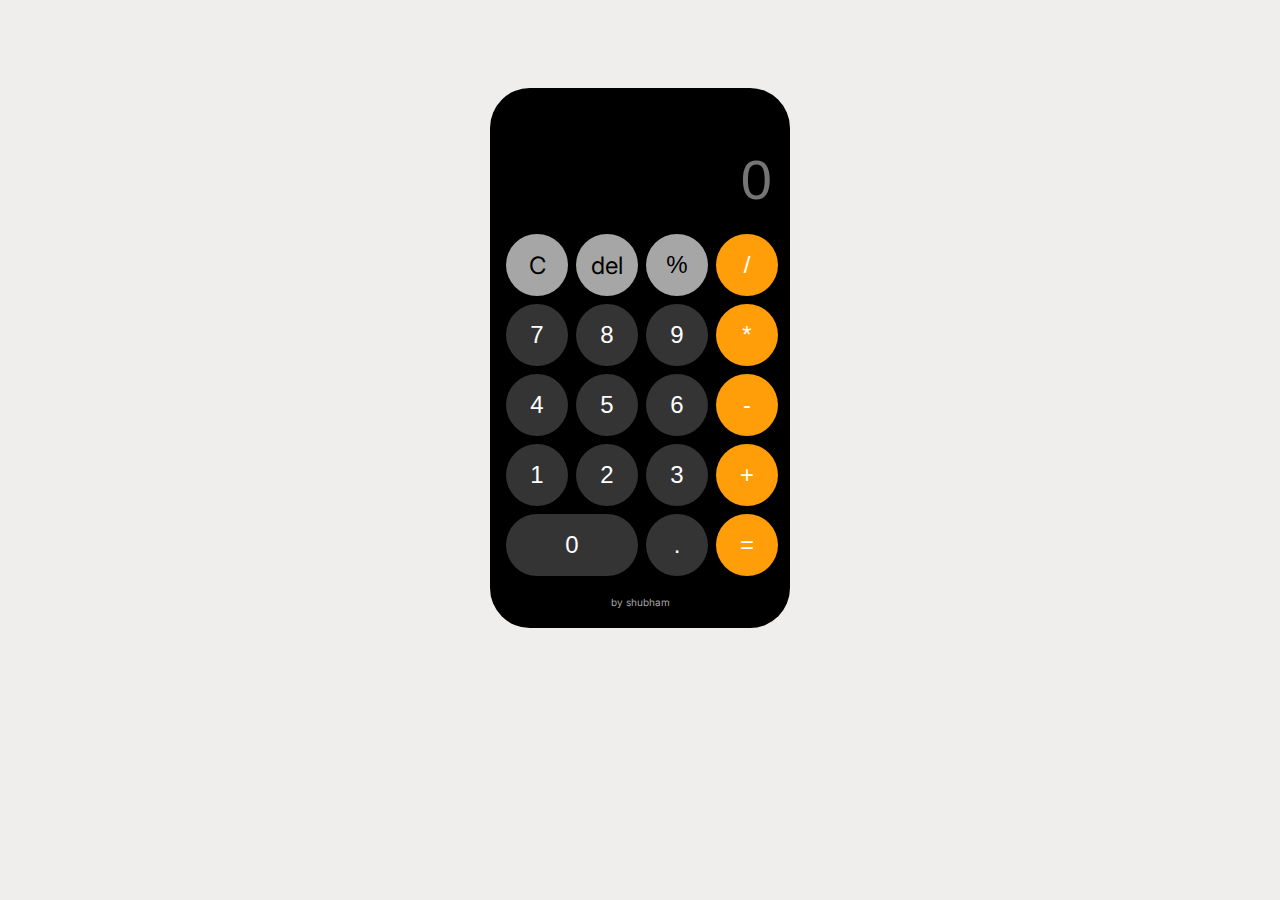
<file: calculator/index.html>
<!DOCTYPE html>
<html lang="en">
  <head>
    <meta charset="UTF-8" />
    <meta name="viewport" content="width=device-width, initial-scale=1.0" />
    <link rel="icon" href="./STK-20201027-WA0266.webp" type="image/x-icon" />
    <link rel="stylesheet" href="style.css" />
    <link rel="preconnect" href="https://fonts.googleapis.com" />
    <link rel="preconnect" href="https://fonts.gstatic.com" crossorigin />
    <link
      href="https://fonts.googleapis.com/css2?family=Inconsolata&family=Inter:wght@400;500;700&display=swap"
      rel="stylesheet"
    />
    <title>Calculator</title>
  </head>
  <body>
    <div class="calculator">
      <input type="text" id="result" readonly placeholder="0" />
      <div class="keys">
        <!-- <button class="button-extra js-clear">C</button> -->
        <div class="button-extra js-clear">C</div>
        <div class="button-extra js-del">del</div>
        <button class="button-extra js-modulo">%</button>
        <button class="button-operator js-divide">/</button>
        <button class="button-digit js-seven">7</button>
        <button class="button-digit js-eigth">8</button>
        <button class="button-digit js-nine">9</button>
        <button class="button-operator js-multiply">*</button>
        <button class="button-digit js-four">4</button>
        <button class="button-digit js-five">5</button>
        <button class="button-digit js-six">6</button>
        <button class="button-operator js-sub">-</button>
        <button class="button-digit js-one">1</button>
        <button class="button-digit js-two">2</button>
        <button class="button-digit js-three">3</button>
        <button class="button-operator js-add">+</button>
        <button class="button-z js-zero">0</button>
        <button class="button-digit js-fraction">.</button>
        <button class="button-operator js-equal">=</button>
      </div>
      <p><span>by shubham</span></p>
    </div>
    <script src="calculator.js"></script>
  </body>
</html>
</file>
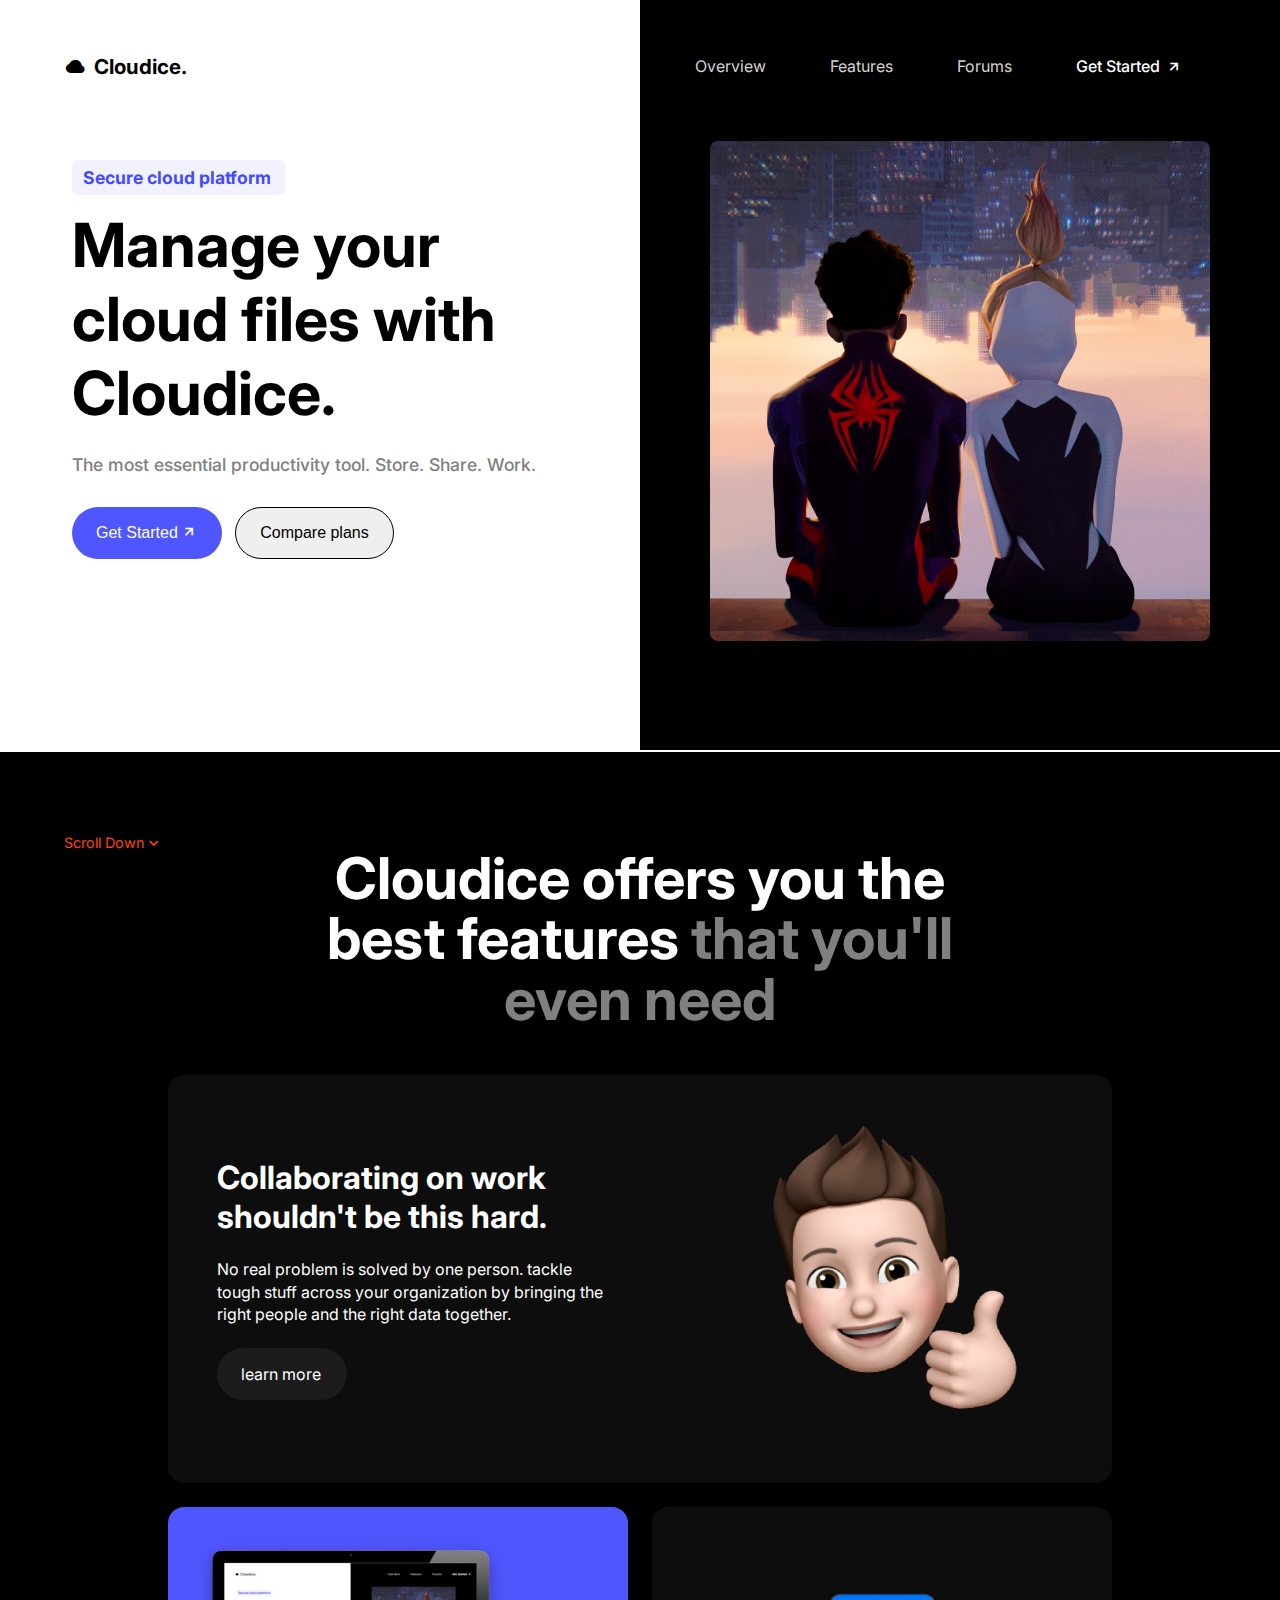
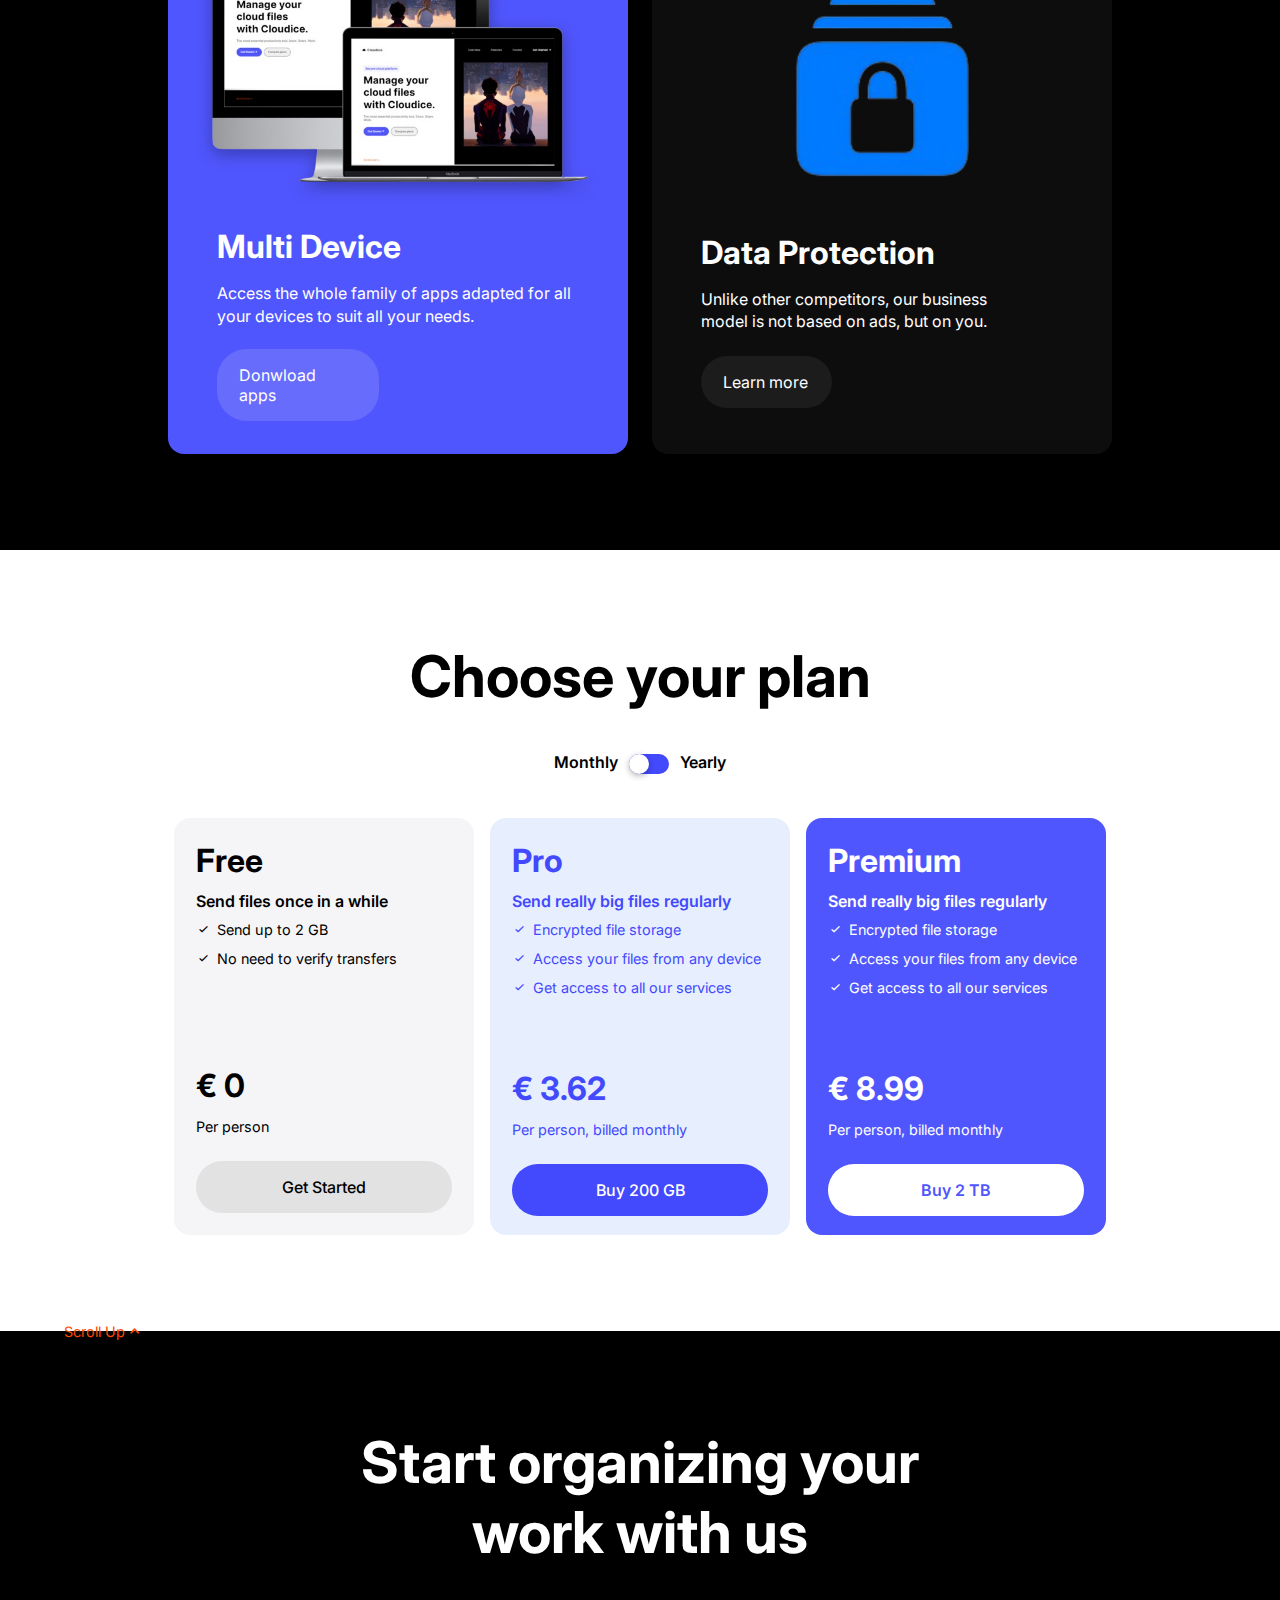
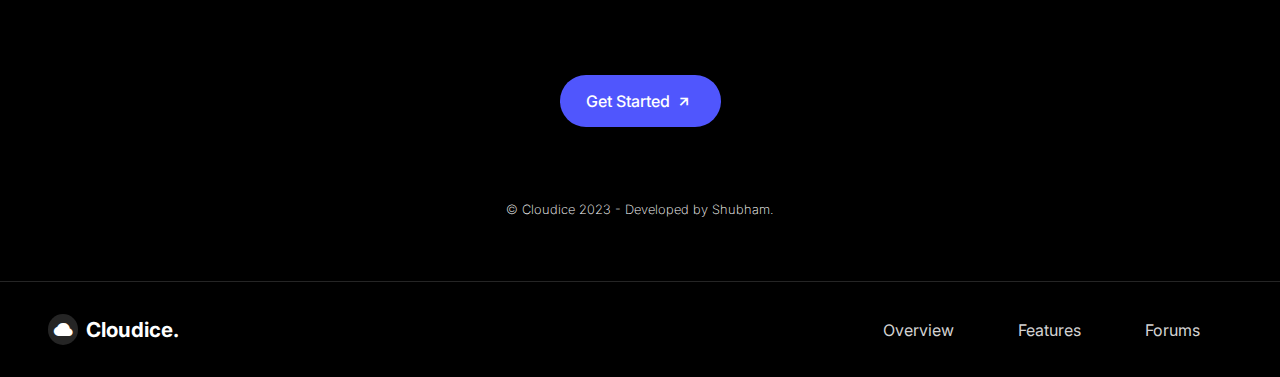
<file: landing-page/index.html>
<!DOCTYPE html>
<html lang="en">

<head>
    <meta charset="UTF-8">
    <meta name="viewport" content="width=device-width, initial-scale=1.0">
    <link rel="stylesheet" href="style.css">
    <link href='https://unpkg.com/boxicons@2.1.4/css/boxicons.min.css' rel='stylesheet'>
    <title>Landing Page</title>
</head>

<body>
    <!-- header -->
    <header>
        <nav class="nav">
            <a href="#" class="nav-logo">
                <i class='bx bxs-cloud'></i>
                <h3>Cloudice.</h3>
            </a>

            <div class="nav-links">
                <ul class="nav-list">
                    <li><a href="#home" class="nav-link">Overview</a></li>
                    <li><a href="#features" class="nav-link">Features</a></li>
                    <li><a href="#forum" class="nav-link">Forums</a></li>
                    <li>
                        <a href="#plans" class="nav-link get-started">
                            <p>Get Started</p>
                            <i class='bx bx-up-arrow-alt'></i>
                        </a>
                    </li>
                </ul>
            </div>
        </nav>
    </header>

    <!-- main -->
    <main>

        <!-- home -->
        <div class="home" id="home">
            <div class="left-section">
                <div class="left-section-container">
                    <h4 class="subtitle">Secure cloud platform</h4>

                    <h1 class="title">
                        Manage your cloud files with Cloudice.
                    </h1>

                    <p class="title-description">
                        The most essential productivity tool. Store. Share. Work.
                    </p>

                    <div class="title-buttons">
                        <button class="left-button">Get Started <i class='bx bx-up-arrow-alt left-arrow'></i></button>
                        <button class="right-button">Compare plans</button>
                    </div>



                </div>
            </div>
            <div class="scroll-down">
                <a href="#footer">Scroll Down <i class='bx bx-chevron-down'></i></a>
            </div>

            <div class="right-section">
                <img class="right-section-img" src="./RRRR.jpeg" alt="">
            </div>
        </div>

        <!-- features -->
        <div class="features" id="features">

            <h1 class="title title-features">Cloudice offers you the best features <span class="feature-span">that
                    you'll even need</span>
            </h1>

            <div class="feature-container">
                <div class="f-container-one">

                    <div class="right-side">
                        <h1>Collaborating on work shouldn't be this hard.</h1>

                        <p>
                            No real problem is solved by one person. tackle tough stuff across your organization by
                            bringing
                            the right people and the right data together.
                        </p>

                        <a href=""> learn more </a>
                    </div>

                    <img src="./STK-20200905-WA0064.webp" alt="memoji">
                </div>

                <div class="f-container-two">
                    <img src="./Multi_Device.png" alt="info">

                    <h1>Multi Device</h1>

                    <p>
                        Access the whole family of apps adapted for all your devices to suit all your needs.
                    </p>

                    <a href="#">Donwload apps</a>
                </div>

                <div class="f-container-three">
                    <img src="./advanced-data.png" alt="info">

                    <h1>Data Protection</h1>

                    <p>
                        Unlike other competitors, our business model is not based on ads, but on you.
                    </p>

                    <a href="#">Learn more</a>
                </div>
            </div>
        </div>

        <!-- forums -->
        <div class="forum" id="forum">
            <h1>Choose your plan</h1>
            <div class="toggle">
                <p class="sub-head">Monthly</p>
                <div class="container">
                    <label class="switch"><input type="checkbox" />
                        <div></div>
                    </label>
                </div>
                <p class="sub-head">Yearly</p>
            </div>

            <div class="cards">
                <div class="card-one">
                    <div>
                        <h1>Free</h1>

                        <p class="sub-head">Send files once in a while</p>

                        <p class="sub-points"><i class='bx bx-check'></i>Send up to 2 GB</p>
                        <p class="sub-points"><i class='bx bx-check'></i>No need to verify transfers</p>
                    </div>

                    <div class="price-container">
                        <h1 class="price">€ 0</h1>
                        <p class="sub-points">Per person</p>
                        <a href="#">Get Started</a>
                    </div>
                </div>

                <div class="card-two">
                    <div>
                        <h1>Pro</h1>
                        <p class="sub-head">Send really big files regularly</p>
                        <p class="sub-points"><i class='bx bx-check'></i>Encrypted file storage</p>
                        <p class="sub-points"><i class='bx bx-check'></i>Access your files from any device</p>
                        <p class="sub-points"><i class='bx bx-check'></i>Get access to all our services</p>
                    </div>

                    <div class="price-container">
                        <h1 class="price">€ 3.62</h1>
                        <p class="sub-points">Per person, billed monthly</p>
                        <a href="#">Buy 200 GB</a>
                    </div>
                </div>

                <div class="card-three">
                    <div class="info-container">
                        <h1>Premium</h1>

                        <p class="sub-head">Send really big files regularly</p>

                        <p class="sub-points"><i class='bx bx-check'></i>Encrypted file storage</p>
                        <p class="sub-points"><i class='bx bx-check'></i>Access your files from any device</p>
                        <p class="sub-points"><i class='bx bx-check'></i>Get access to all our services</p>
                    </div>

                    <div class="price-container">
                        <h1 class="price">€ 8.99</h1>
                        <p class="sub-points">Per person, billed monthly</p>
                        <a href="#">Buy 2 TB</a>
                    </div>
                </div>
            </div>

        </div>
    </main>

    <!-- footer -->

    <footer>
        <div class="scroll-up">
            <a href="#home">Scroll Up<i class='bx bx-chevron-up'></i></a>
        </div>
        <div class="footer" id="footer">
            <h1>Start organizing your work with us</h1>
            <a href="#plans" class="get-started">
                <p>Get Started</p>
                <i class='bx bx-up-arrow-alt'></i>
            </a>

            <p class="credits">&#169; Cloudice 2023 - Developed by Shubham.</p>
        </div>
        <div class="footer-nav">
            <a href="" class="nav-logo footer-logo">
                <i class='bx bxs-cloud footer-cloud'></i>
                <h3>Cloudice.</h3>
            </a>
            <div class="nav-links">
                <ul class="nav-list">
                    <li><a href="#home" class="nav-link">Overview</a></li>
                    <li><a href="#features" class="nav-link">Features</a></li>
                    <li><a href="#forum" class="nav-link">Forums</a></li>
                    <li>
                    </li>
                </ul>
            </div>
        </div>

    </footer>

</body>

</html>
</file>
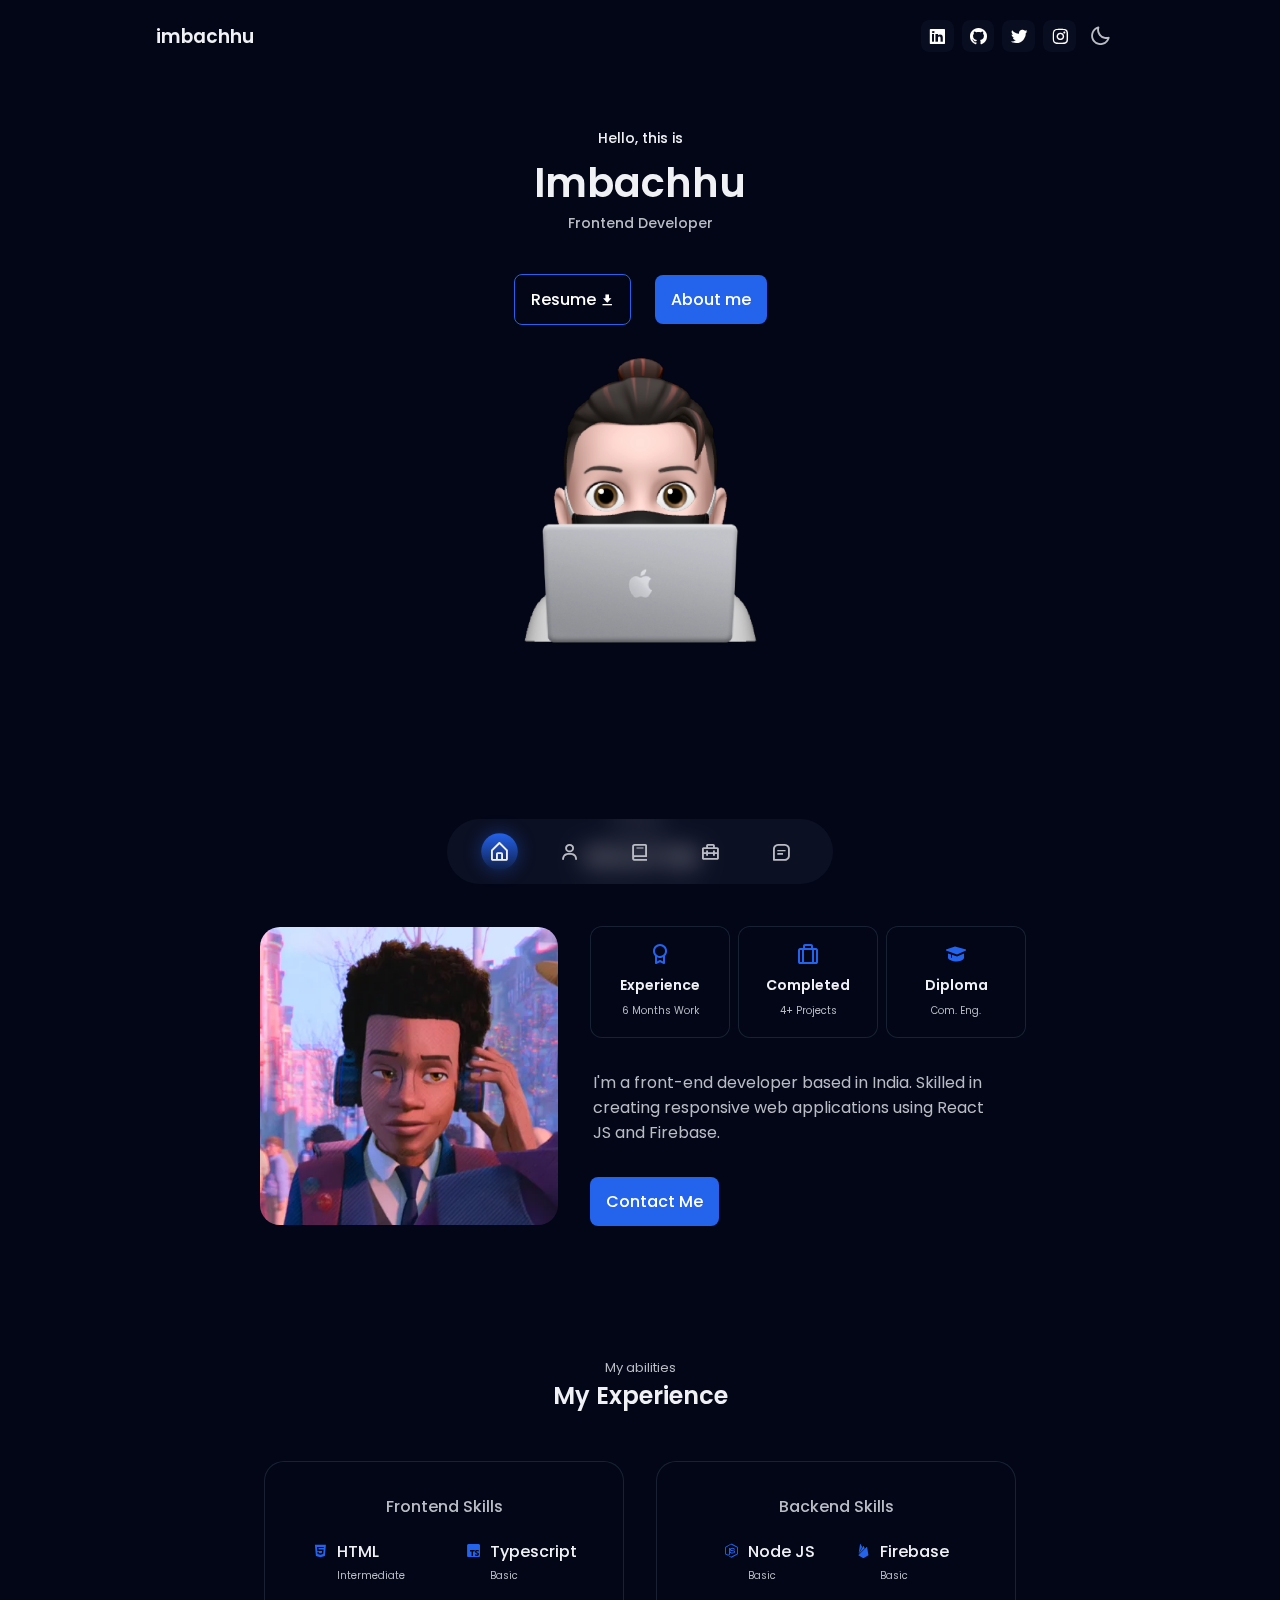
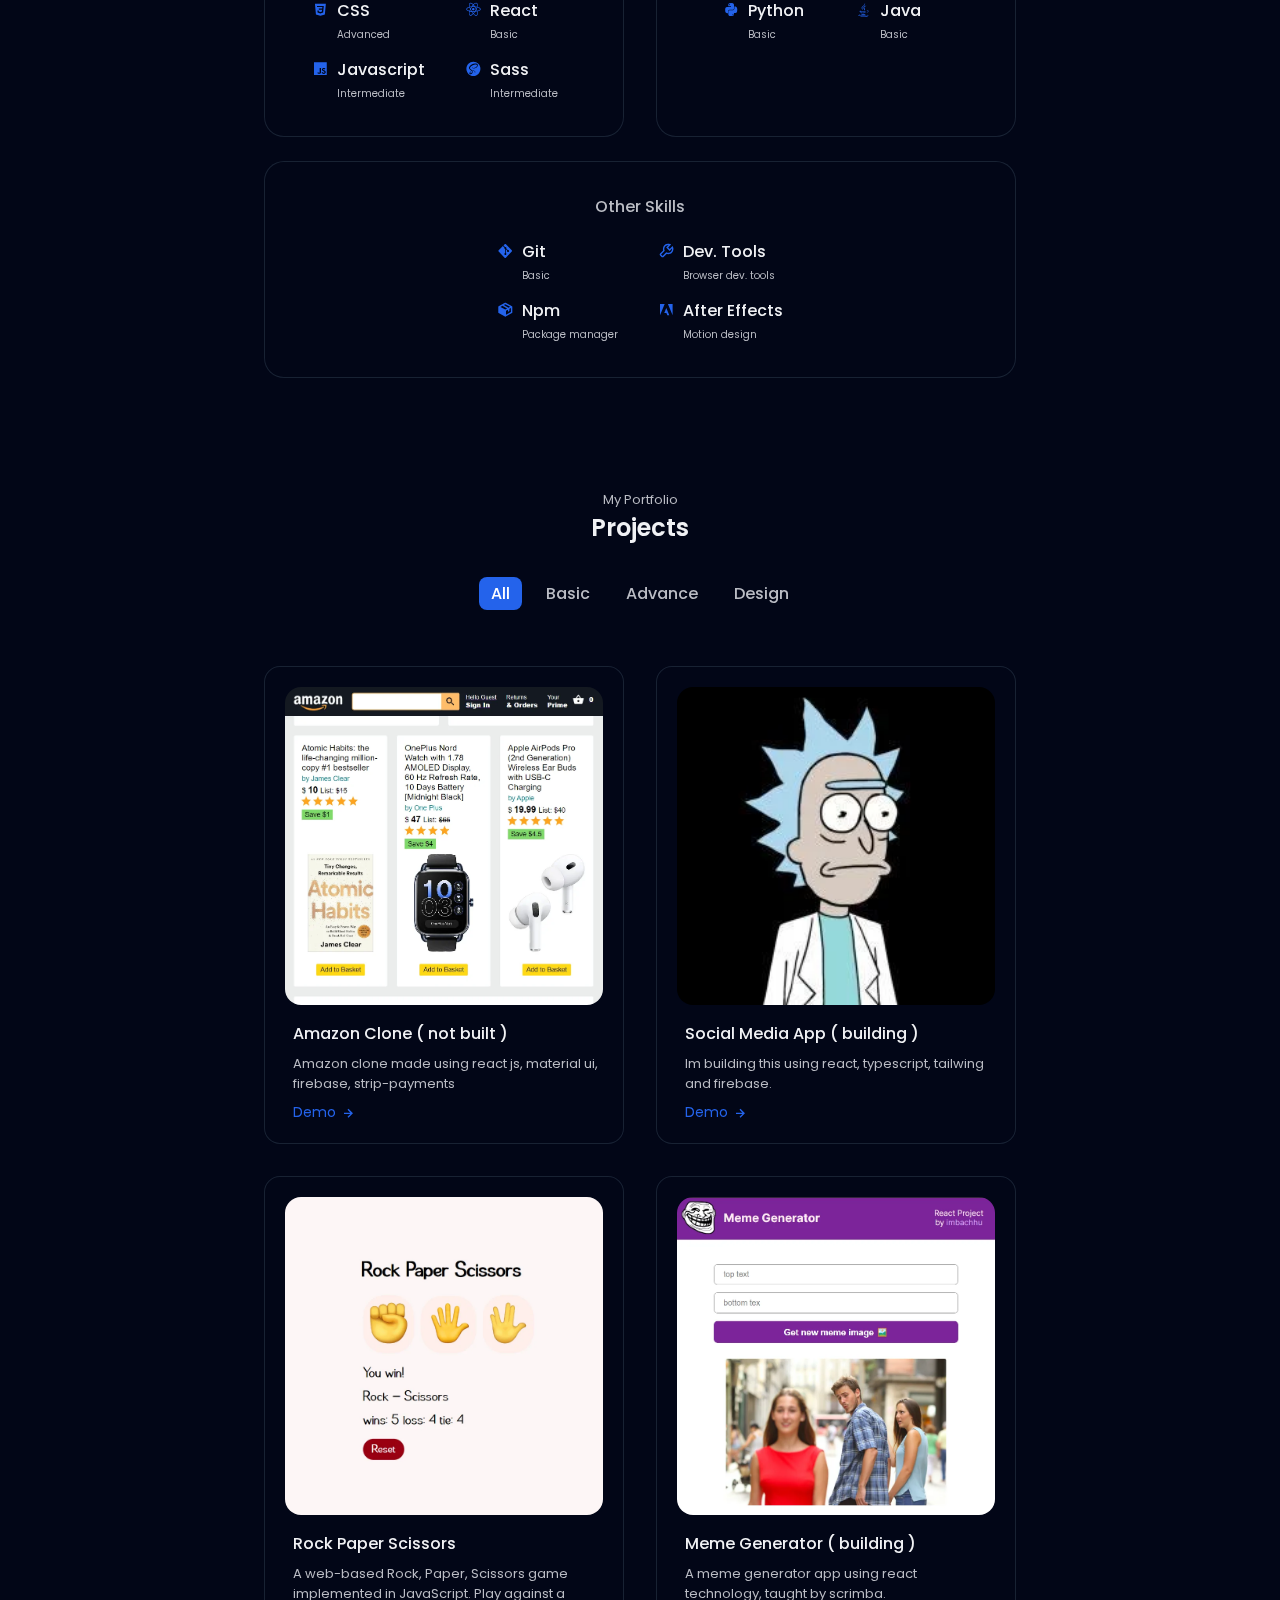
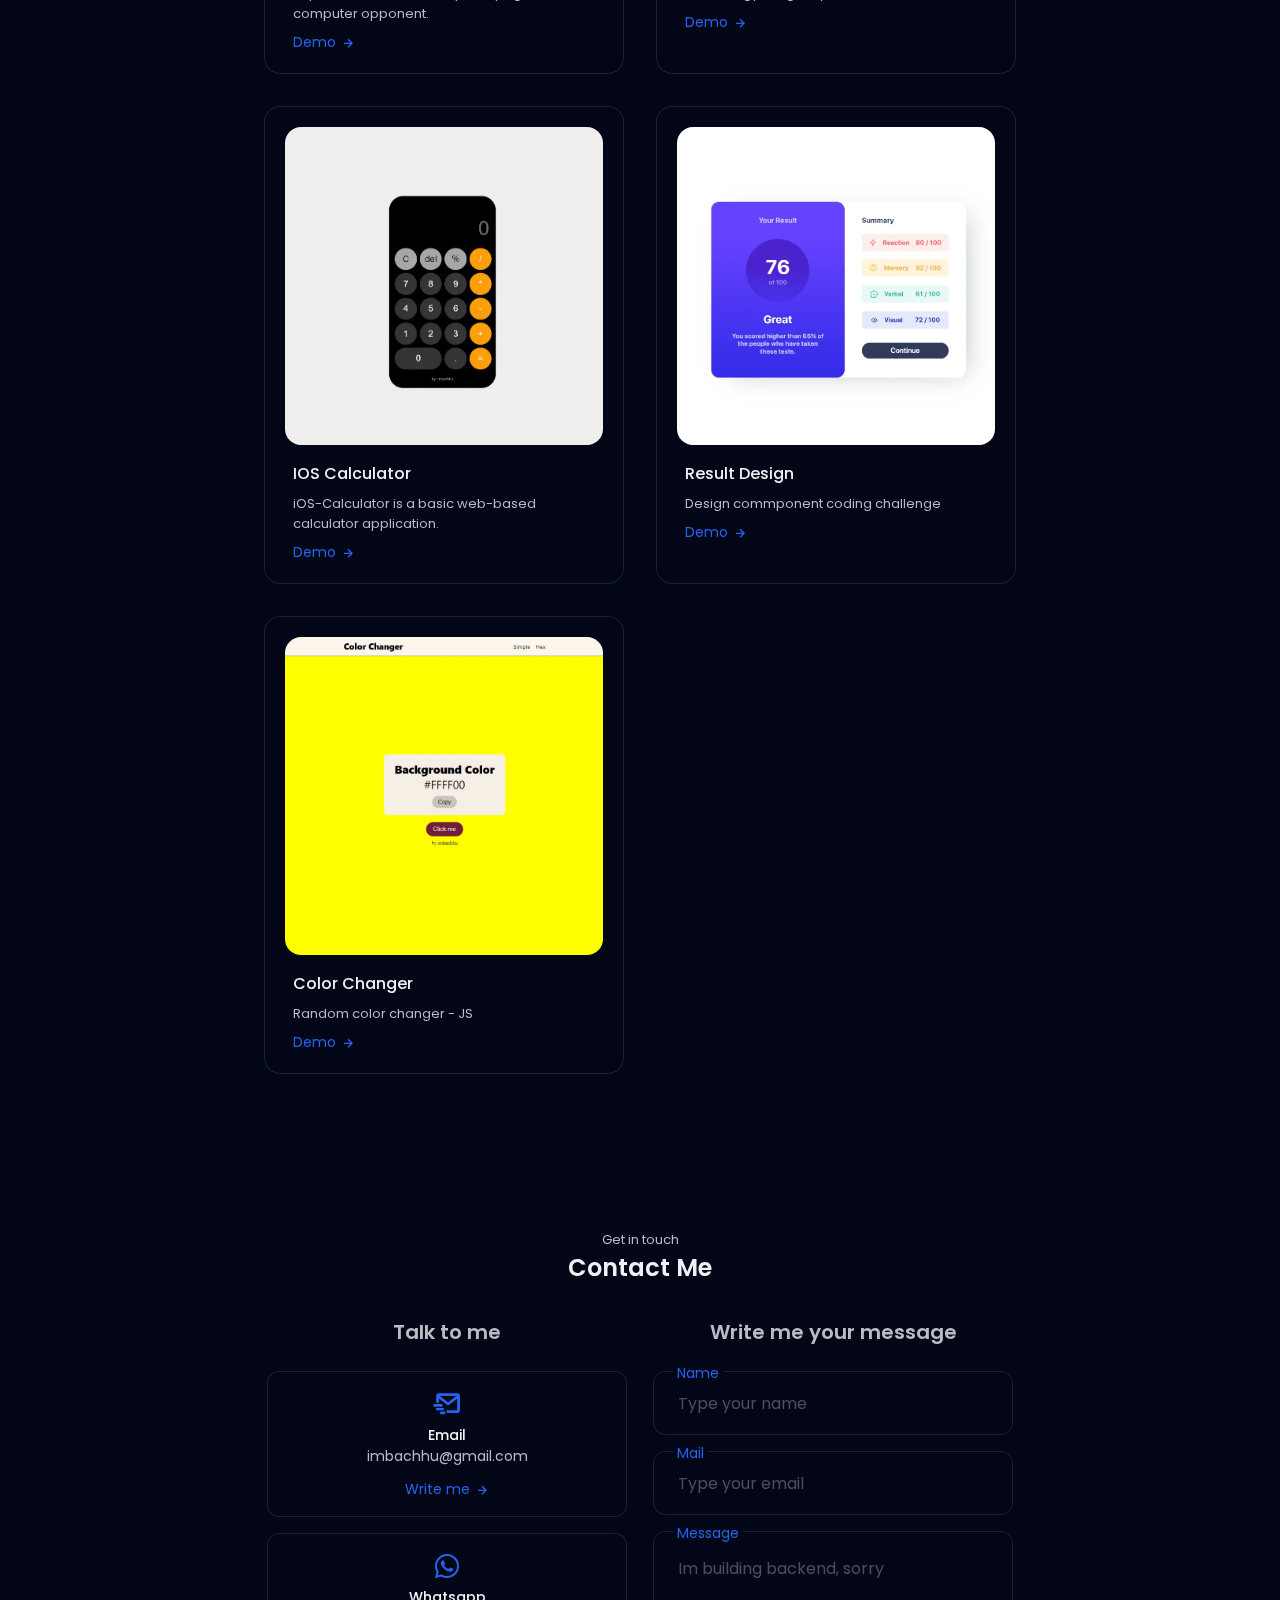
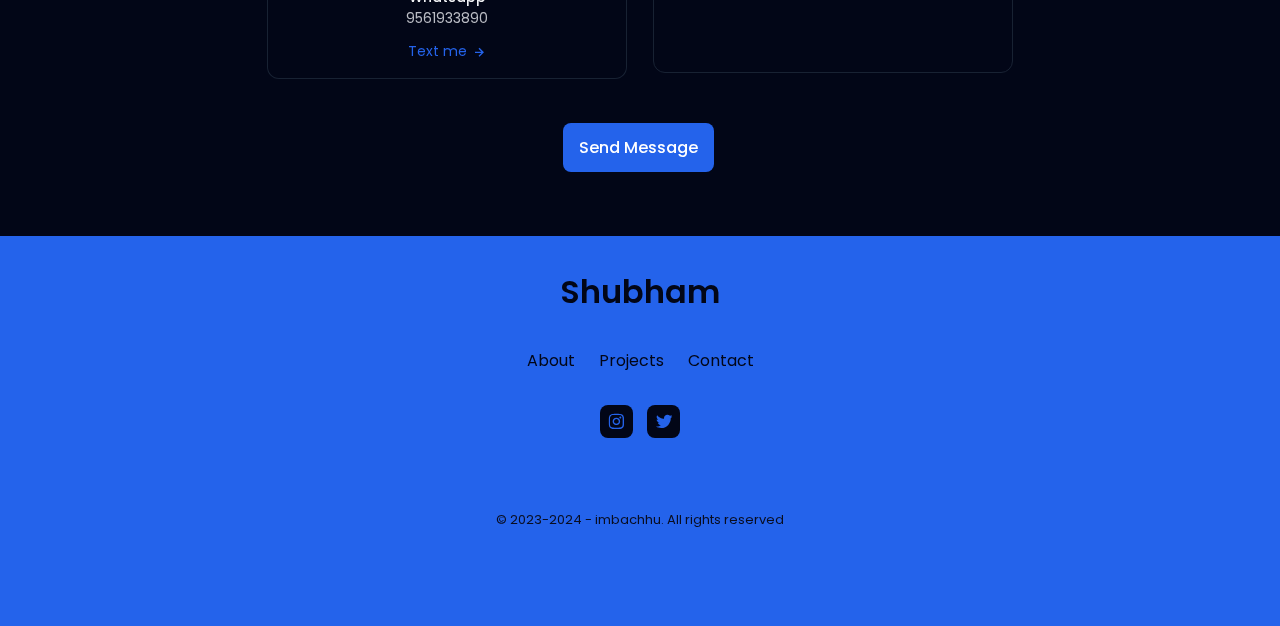
<file: portfolio/index.html>
<!DOCTYPE html>
<html lang="en">

<head>
    <meta charset="UTF-8">
    <meta name="viewport" content="width=device-width, initial-scale=1.0">
    <link rel="icon" href="./APFP.png" style="border-radius: 20px;" />
    <!-- <link rel="icon"
        href="https://cdn.shopify.com/s/files/1/1061/1924/products/Emoji_Icon_-_Sunglasses_cool_emoji.png?v=1485573433" /> -->
    <link rel="stylesheet" href="styles.css">
    <link href='https://unpkg.com/boxicons@2.1.4/css/boxicons.min.css' rel='stylesheet'>
    <title>Shubham Adelkar</title>
</head>

<body>
    <!-- header -->
    <header class="header" id="header">
        <nav class="nav container">
            <a href="index.html" class="nav__logo">
                <h3>imbachhu</h3>
            </a>
            <div class="nav__menu">
                <ul class="nav__list">
                    <li class="nav__item">
                        <a href="#home" class="nav__link active-link">
                            <i class="bx bx-home-alt"></i>
                        </a>
                    </li>

                    <li class="nav__item">
                        <a href="#about" class="nav__link">
                            <i class="bx bx-user"></i>
                        </a>
                    </li>

                    <li class="nav__item">
                        <a href="#skills" class="nav__link">
                            <i class="bx bx-book"></i>
                        </a>
                    </li>

                    <li class="nav__item">
                        <a href="#work" class="nav__link">
                            <i class="bx bx-briefcase-alt-2"></i>
                        </a>
                    </li>

                    <li class="nav__item">
                        <a href="#contact" class="nav__link">
                            <i class="bx bx-message-square-detail"></i>
                        </a>
                    </li>
                </ul>
            </div>

            <!-- social icons -->
            <div class="nav__social">
                <a href="https://www.linkedin.com/in/shubham-adelkar/" target="_blank" class="home__social-link">
                    <i class='bx bxl-linkedin-square'></i>
                </a>
                <a href="https://github.com/ShubhamAdelkar" class="home__social-link" target="_blank">
                    <i class='bx bxl-github'></i>
                </a>
                <a href="https://twitter.com/imbachhu" class="home__social-link" target="_blank">
                    <i class='bx bxl-twitter'></i>
                </a>
                <a href="https://www.instagram.com/imbachhu/" class="home__social-link" target="_blank">
                    <i class='bx bxl-instagram'></i>
                </a>
                <!-- theme change button -->
                <i class="bx bx-moon change-theme" id="theme-button"></i>
            </div>



        </nav>
    </header>

    <!-- main -->
    <main class="main">
        <!-- Home -->
        <section class="home section" id="home">
            <div class="home__container container grid">
                <div class="home__data">
                    <span class="home__greeting">Hello, this is</span>
                    <h1 class="home__name">Imbachhu</h1>
                    <h3 class="home__education">Frontend Developer</h3>
                    <div class="home__buttons">
                        <a href="./resume.pdf" target="_blank" class="button button--ghost">
                            <p>Resume</p><i class='bx bxs-download'></i>
                        </a>
                        <a href="#about" class="button">
                            About me
                        </a>
                    </div>
                </div>

                <div class="home__handle">
                    <img src="./home.webp" alt="" class="home__img">
                </div>

            </div>
        </section>

        <!-- About -->
        <section class="about section" id="about">
            <span class="section__subtitle">My Intro</span>
            <h2 class="section__title">About Me</h2>

            <div class="about__container container grid">
                <img src="./APFP.webp" alt="" class="about__img">

                <div class="about__data">
                    <div class="about__info">
                        <div class="about__box">
                            <i class='bx bx-award about__icon'></i>
                            <h3 class="about__title">Experience</h3>
                            <span class="about__subtitle">6 Months Work</span>
                        </div>

                        <div class="about__box">
                            <i class='bx bx-briefcase-alt about__icon'></i>
                            <h3 class="about__title">Completed</h3>
                            <span class="about__subtitle">4+ Projects</span>
                        </div>

                        <div class="about__box">
                            <i class='bx bxs-graduation about__icon'></i>
                            <h3 class="about__title">Diploma</h3>
                            <span class="about__subtitle">Com. Eng.</span>
                        </div>
                    </div>

                    <p class="about__description">
                        I'm a front-end developer based in India. Skilled
                        in creating responsive web applications using React JS and Firebase.
                    </p>

                    <a href="#contact" class="button">Contact Me</a>
                </div>
            </div>
        </section>

        <!-- Skills -->
        <section class="skills section" id="skills">
            <span class="section__subtitle">My abilities</span>
            <h2 class="section__title">My Experience</h2>

            <div class="skills__container container grid">
                <div class="skills__content">
                    <h3 class="skills__title">Frontend Skills</h3>
                    <div class="skills__box">
                        <div class="skills__group">

                            <div class="skills__data">
                                <i class='bx bxl-html5'></i>
                                <div>
                                    <h3 class="skills__name">HTML</h3>
                                    <span class="skills__level">Intermediate</span>
                                </div>
                            </div>

                            <div class="skills__data">
                                <i class='bx bxl-css3'></i>
                                <div>
                                    <h3 class="skills__name">CSS</h3>
                                    <span class="skills__level">Advanced</span>
                                </div>
                            </div>

                            <div class="skills__data">
                                <i class='bx bxl-javascript'></i>
                                <div>
                                    <h3 class="skills__name">Javascript</h3>
                                    <span class="skills__level">Intermediate</span>
                                </div>
                            </div>
                        </div>
                        <div class="skills__group">

                            <div class="skills__data">
                                <i class='bx bxl-typescript'></i>
                                <div>
                                    <h3 class="skills__name">Typescript</h3>
                                    <span class="skills__level">Basic</span>
                                </div>
                            </div>

                            <div class="skills__data">
                                <i class='bx bxl-react'></i>
                                <div>
                                    <h3 class="skills__name">React</h3>
                                    <span class="skills__level">Basic</span>
                                </div>
                            </div>

                            <div class="skills__data">
                                <i class='bx bxl-sass'></i>
                                <div>
                                    <h3 class="skills__name">Sass</h3>
                                    <span class="skills__level">Intermediate</span>
                                </div>
                            </div>
                        </div>
                    </div>
                </div>

                <div class="skills__content">
                    <h3 class="skills__title">Backend Skills</h3>
                    <div class="skills__box">
                        <div class="skills__group">

                            <!-- <div class="skills__data">
                                <i class='bx bxl-postgresql'></i>
                                <div>
                                    <h3 class="skills__name">PostgreSQL</h3>
                                    <span class="skills__level">Basic</span>
                                </div>
                            </div> -->

                            <div class="skills__data">
                                <i class='bx bxl-nodejs'></i>
                                <div>
                                    <h3 class="skills__name">Node JS</h3>
                                    <span class="skills__level">Basic</span>
                                </div>
                            </div>

                            <div class="skills__data">
                                <i class='bx bxl-python'></i>
                                <div>
                                    <h3 class="skills__name">Python</h3>
                                    <span class="skills__level">Basic</span>
                                </div>
                            </div>
                        </div>

                        <div class="skills__group">

                            <div class="skills__data">
                                <i class='bx bxl-firebase'></i>
                                <div>
                                    <h3 class="skills__name">Firebase</h3>
                                    <span class="skills__level">Basic</span>
                                </div>
                            </div>

                            <div class="skills__data">
                                <i class='bx bxl-java'></i>
                                <div>
                                    <h3 class="skills__name">Java</h3>
                                    <span class="skills__level">Basic</span>
                                </div>
                            </div>
                        </div>
                    </div>
                </div>

                <div class="skills__content">
                    <h3 class="skills__title">Other Skills</h3>
                    <div class="skills__box">
                        <div class="skills__group">

                            <div class="skills__data">
                                <i class='bx bxl-git'></i>
                                <div>
                                    <h3 class="skills__name">Git</h3>
                                    <span class="skills__level">Basic</span>
                                </div>
                            </div>

                            <div class="skills__data">
                                <i class='bx bxs-package'></i>
                                <div>
                                    <h3 class="skills__name">Npm</h3>
                                    <span class="skills__level">Package manager</span>
                                </div>
                            </div>

                            <!-- <div class="skills__data">
                                <i class='bx bxs-universal-access'></i>
                                <div>
                                    <h3 class="skills__name">Web A11y</h3>
                                    <span class="skills__level">Accessibility basic</span>
                                </div>
                            </div> -->
                        </div>

                        <div class="skills__group">

                            <div class="skills__data">
                                <i class='bx bx-wrench'></i>
                                <div>
                                    <h3 class="skills__name">Dev. Tools</h3>
                                    <span class="skills__level">Browser dev. tools</span>
                                </div>
                            </div>

                            <div class="skills__data">
                                <i class='bx bxl-adobe'></i>
                                <div>
                                    <h3 class="skills__name">After Effects</h3>
                                    <span class="skills__level">Motion design</span>
                                </div>
                            </div>
                        </div>
                    </div>
                </div>
            </div>
        </section>

        <!-- Work -->
        <section class="work section" id="work">
            <span class="section__subtitle">My Portfolio</span>
            <h2 class="section__title">Projects</h2>

            <div class="work__filters">
                <span class="work__item active-work" data-filter="all">All</span>
                <span class="work__item" data-filter=".basic">Basic</span>
                <span class="work__item" data-filter=".advance">Advance</span>
                <span class="work__item" data-filter=".design">Design</span>
            </div>

            <div class="work__container container grid">
                <div class="work__card mix advance">
                    <img src="./images/amazon-clone.webp" class="work__img" alt="">

                    <h3 class="work__title">Amazon Clone ( not built )</h3>
                    <p class="work__info">Amazon clone made using react js, material ui, firebase, strip-payments</p>

                    <a href="https://boisterous-faloodeh-916e64.netlify.app/" class="work__button">
                        Demo <i class="bx bx-right-arrow-alt work__icon"></i>
                    </a>
                </div>

                <div class="work__card mix advance">
                    <img src="./13233658.webp" class="work__img" alt="social-media-sapp">

                    <h3 class="work__title">Social Media App ( building )</h3>
                    <p class="work__info">Im building this using react, typescript, tailwing and firebase.</p>

                    <a href="" class="work__button">
                        Demo<i class="bx bx-right-arrow-alt work__icon"></i>
                    </a>
                </div>

                <div class="work__card mix basic">
                    <img src="./images/rock-paper-scissors.webp" class="work__img" alt="">

                    <h3 class="work__title">Rock Paper Scissors</h3>
                    <p class="work__info">A web-based Rock, Paper, Scissors game implemented in JavaScript. Play against
                        a computer opponent.</p>

                    <a href="https://rock-paper-scissors-beta.netlify.app/" target="_blank" class="work__button">
                        Demo <i class="bx bx-right-arrow-alt work__icon"></i>
                    </a>
                </div>

                <div class="work__card mix advance">
                    <img src="./images/meme-generator.webp" class="work__img" alt="">

                    <h3 class="work__title">Meme Generator ( building )</h3>
                    <p class="work__info">A meme generator app using react technology, taught by scrimba.</p>

                    <a href="https://memegenerator-byshubham.netlify.app/" target="_blank" class="work__button">
                        Demo <i class="bx bx-right-arrow-alt work__icon"></i>
                    </a>
                </div>

                <div class="work__card mix basic">
                    <img src="./images/ios-calculator.webp" class="work__img" alt="">

                    <h3 class="work__title">IOS Calculator</h3>
                    <p class="work__info">iOS-Calculator is a basic web-based calculator application.</p>

                    <a href="https://ioscalculator-js.netlify.app/" target="_blank" class="work__button">
                        Demo <i class="bx bx-right-arrow-alt work__icon"></i>
                    </a>
                </div>

                <div class="work__card mix design">
                    <img src="./images/summary-design.webp" class="work__img" alt="">

                    <h3 class="work__title">Result Design</h3>
                    <p class="work__info">Design commponent coding challenge</p>

                    <a href="https://result-summary-fontend-challenge.netlify.app/" target="_blank"
                        class="work__button">
                        Demo <i class="bx bx-right-arrow-alt work__icon"></i>
                    </a>
                </div>

                <div class="work__card mix basic">
                    <img src="./images/color-changer.webp" class="work__img" alt="">

                    <h3 class="work__title">Color Changer</h3>
                    <p class="work__info">Random color changer - JS</p>

                    <a href="https://colorchanger-imbachhu.netlify.app/" target="_blank" class="work__button">
                        Demo <i class="bx bx-right-arrow-alt work__icon"></i>
                    </a>
                </div>

            </div>
        </section>

        <!-- Contact -->
        <section class="contact section" id="contact">
            <span class="section__subtitle">Get in touch</span>
            <h2 class="section__title">Contact Me</h2>

            <div class="contact__container container grid">
                <div class="container__content">
                    <h3 class="contact__title">Talk to me</h3>

                    <div class="contact__info">

                        <div class="contact___card">
                            <i class="bx bx-mail-send contact__card-icon"></i>
                            <h3 class="contact__card-title">Email</h3>
                            <span class="contact__card-data">imbachhu@gmail.com</span>
                            <a href="mailto:adelkarshubham47@gmail.com" target="_blank" class="contact__button">Write me
                                <i class="bx bx-right-arrow-alt contact__button-icon"></i></a>
                        </div>

                        <div class="contact___card">
                            <i class="bx bxl-whatsapp contact__card-icon"></i>
                            <h3 class="contact__card-title">Whatsapp</h3>
                            <span class="contact__card-data">9561933890</span>
                            <a href="https://api.whatsapp.com/send?phone=9561933890&text=Hello, more information!"
                                target="_blank" class="contact__button">Text me
                                <i class="bx bx-right-arrow-alt contact__button-icon"></i></a>
                        </div>
                    </div>
                </div>

                <div class="container__content">
                    <h3 class="contact__title">Write me your message</h3>

                    <form action="" class="contact__form">
                        <div class="contact__form-div">
                            <label for="" class="contact__form-tag">Name</label>
                            <input type="text" placeholder='Type your name' class="contact__form-input">
                        </div>

                        <div class="contact__form-div">
                            <label for="" class="contact__form-tag">Mail</label>
                            <input type="email" class="contact__form-input" placeholder="Type your email">
                        </div>

                        <div class="contact__form-div contact__form-area">
                            <label for="" class="contact__form-tag">Message</label>
                            <textarea name="" id="" cols="30" rows="10" class="contact__form-input textarea"
                                placeholder="Im building backend, sorry"></textarea>
                        </div>

                        <button class="contact__form-button button send-message">Send Message </button>
                    </form>
                </div>
            </div>
        </section>

    </main>

    <!-- footer -->
    <footer class="footer">
        <div class="footer__container container">
            <h1 class="footer__title">Shubham</h1>

            <ul class="footer__list">
                <li>
                    <a href="#about" class="footer__link">About</a>
                </li>
                <li>
                    <a href="#work" class="footer__link">Projects</a>
                </li>
                <li>
                    <a href="#contact" class="footer__link">Contact</a>
                </li>
            </ul>

            <ul class="footer__social">
                <a href="https://instagram.com/imbachhu" target="_blank" class="footer__social-link">
                    <i class="bx bxl-instagram"></i>
                </a>

                <a href="https://twitter.com/imbachhu" target="_blank" class="footer__social-link">
                    <i class="bx bxl-twitter"></i>
                </a>
            </ul>
            <span class="footer__copy">
                &#169; 2023-2024 - imbachhu. All rights reserved
            </span>
        </div>
    </footer>

    <!-- scrollreveal -->
    <script src="./scrollreveal.min.js"></script>

    <!-- mixitup js -->
    <script src="mixitup.min.js"></script>

    <!-- main js -->
    <script src="app.js"></script>
</body>

</html>
</file>
<file: calculator/style.css>
:root {
    --bgcolor: #F0EEED;
    --boxcolor: #000000;
    --button-extra: #A7A6A7;
    --button-operator: #FF9E09;
    --button-digit: #343434;
    --font-inter: 'Inter', sans-serif;
}

* {
    box-sizing: border-box;
    margin: 0px;
}

body {
    font-family: var(--font-inter);
    background-color: var(--bgcolor);
}

.calculator {
    max-width: 300px;
    margin: 0px auto;
    margin-top: 88px;
    padding: 16px;
    padding-bottom: 20px;
    border-radius: 40px;
    background-color: var(--boxcolor);
}

input {
    cursor: not-allowed;
    border: none;
    border-radius: 34px;
    border-bottom-right-radius: 0px;
    border-bottom-left-radius: 0px;
    text-align: right;
    margin-top: 30px;
    margin-bottom: 10px;
    width: 100%;
    height: 90px;
    color: white;
    outline: none;
    font-size: 56px;
    background-color: var(--boxcolor);
}

.keys {
    border: none;
    display: grid;
    grid-gap: 8px;
    grid-template-columns: repeat(4, 1fr);
}

button,
.js-clear,
.js-del {
    border: none;
    display: flex;
    justify-content: center;
    align-items: center;
    font-size: 24px;
    padding: 14px;
    height: 62px;
    width: 62px;
    border-radius: 50%;
    transition: all 0.1s ease-in-out;
}

button:hover,
.js-clear:hover,
.js-del:hover {
    cursor: pointer;
    opacity: 0.8;
    scale: 0.99;
}

button:active,
.js-clear:active,
.js-del:active {
    border: 3px solid white;
}

.button-extra {
    background-color: var(--button-extra);
}

.button-operator {
    color: white;
    background-color: var(--button-operator);
}

.button-digit {
    color: white;
    background-color: var(--button-digit);
}

.button-z {
    color: white;
    width: 132px;
    border-radius: 40px;
    grid-column: span 2;
    background-color: var(--button-digit);
}

p,
span {
    color: var(--button-extra);
    margin: 0px;
    padding: 0;
    font-size: 10px;
    padding-top: 20px;
    text-align: center;
    transition: all 0.3s ease-in-out;
}

span:hover {
    color: #F0EEED;
    cursor: pointer;
}
</file>
<file: landing-page/style.css>
@import url('https://fonts.googleapis.com/css2?family=Inter:wght@300;400;500;700&display=swap');

@import url('https://fonts.googleapis.com/css2?family=Inter:wght@300;400;500;700&display=swap');

* {
    box-sizing: border-box;
    padding: 0;
    margin: 0;
}


html {
    scroll-behavior: smooth;
}

body {
    font-family: 'Inter', sans-serif;
}

body {
    font-family: 'Inter', sans-serif;
}

/* header */

.nav-logo {
    display: flex;
    color: black;
    font-size: 1.1rem;
    align-items: center;
    text-decoration: none;
}

.bxs-cloud {
    font-size: 1.4rem;
    padding-right: .5rem;
}

.nav {
    position: absolute;
    top: 0;
    left: 0;
    right: 0;
    display: flex;
    flex-direction: row;
    align-items: center;
    background: transparent;
    margin: 1.5rem 4rem;
    justify-content: space-between;
}

.nav-list,
.nav-links {
    display: flex;
    list-style: none;
    flex-direction: row;
    align-items: center;
    justify-content: center;
}

.nav-link {
    padding: 2rem;
    color: lightgray;
    color: lightgray;
    align-self: center;
    justify-content: center;
    justify-content: center;
    text-decoration: none;
}

.get-started {
    display: flex;
    color: white;
    font-weight: 500;
    color: white;
    font-weight: 500;
    align-items: center;
    justify-content: center;
}

.bx-up-arrow-alt {
    padding-left: .3rem;
    font-size: 1.2rem;
    transform: translateY(-1px) rotateZ(45deg);
}

.home {
    display: flex;
    height: 750px;
    height: 750px;
}

.right-section {
    flex: 1;
    color: #fff;
    display: flex;
    justify-content: center;
    align-items: center;
    background-color: #000;
    background-image: url('https://cdn.hashnode.com/res/hashnode/image/upload/v1687946492198/8a751c1c-e91f-4020-ac3f-ec5e363ebaa4.png?auto=compress');
    background-size: cover;
    background-repeat: no-repeat;
}

.left-section {
    flex: 1;
    background-color: #fff;
}

.left-section-container {
    display: flex;
    flex-direction: column;
    padding: 10rem 4.5rem;
    padding: 10rem 4.5rem;
}

.right-section-img {
    margin-top: 8rem;
    margin-bottom: 6rem;
    margin-top: 8rem;
    margin-bottom: 6rem;
    width: 500px;
    border-radius: 8px;
}

.subtitle {
    width: 213px;
    font-size: 1.1rem;
    margin-bottom: .8rem;
    margin-bottom: .8rem;
    padding: 7px 11px;
    border-radius: 6px;
    color: #444AFE;
    background-color: #F2F2FF;
}

.title {
    font-size: 3.8rem;
    font-size: 3.8rem;
    margin-bottom: 1.5rem;
    width: 430px;
}

.title-description {
    color: grey;
    font-weight: 500;
    font-size: 1.1rem;
    font-size: 1.1rem;
    margin-bottom: 2rem;
}

.title-buttons {
    display: flex;
    gap: .8rem;

}

.left-button {
    display: flex;
    justify-content: center;
    align-items: center;
    color: white;
    font-weight: 500;
    font-size: 1rem;
    border: none;
    cursor: pointer;
    border-radius: 50px;
    padding: 1rem 1.5rem;
    background-color: #5056FD;
    transition: .3s;


    &:hover {
        scale: 1.02;
    }
}

.left-arrow {
    padding-left: .1rem;
}

.right-button {
    font-weight: 500;
    font-size: 1rem;
    color: #000;
    color: #000;
    cursor: pointer;
    border: 1px solid black;
    padding: 1rem 1.5rem;
    border-radius: 50px;
    transition: .3s;


    &:hover {
        scale: 1.02;
    }
}

.scroll-down>a {
    display: flex;
    color: orangered;
    text-decoration: none;
    position: absolute;
    margin: 3rem 4rem;
    bottom: 0;
    left: 0;
    font-size: .9rem;
    align-items: center;
}

.bx-chevron-down {
    font-size: 1.2rem;
    transition: .3s;

    &:hover {
        transform: translateY(2px);
    }
}

/* features */

.features {
    display: flex;
    color: white;
    align-items: center;
    margin-top: .1rem;
    padding: 6rem 4rem;
    justify-content: center;
    flex-direction: column;
    background-color: #000;
    background-image: url('https://cdn.hashnode.com/res/hashnode/image/upload/v1687946492198/8a751c1c-e91f-4020-ac3f-ec5e363ebaa4.png?auto=compress');
    background-size: cover;
    background-repeat: no-repeat;
}

.features>h1 {
    color: white;
    line-height: 3.8rem;
    text-align: center;
    width: 650px;
    font-size: 3.6rem;
    margin-bottom: 2.8rem;
}

.feature-span {
    color: grey;
}

.feature-container {
    display: grid;
    grid-template-columns: repeat(2, 460px);
    gap: 1.5rem;
}

.f-container-one>img,
.f-container-two>img,
.f-container-three>img {
    width: 350px;
}

.f-container-one,
.f-container-two,
.f-container-three {
    padding: 2rem 3rem;
    border-radius: 16px;
    border: 1px solid transparent;
    transition: .4s;
    background-color: #0D0D0D;

    &:hover {
        border: 1px solid rgb(42, 42, 42);
    }
}

.f-container-two {
    background-color: #5056FD;
}

.f-container-one:nth-child(1) {
    grid-column: span 2;
}

.right-side {
    display: flex;
    flex-direction: column;
}

.f-container-one {
    display: flex;
    flex-direction: row;
    align-items: center;
    background-image: url('https://cdn.hashnode.com/res/hashnode/image/upload/v1687946492198/8a751c1c-e91f-4020-ac3f-ec5e363ebaa4.png?auto=compress');
    background-size: cover;
    background-repeat: round;
    justify-content: space-between;
}

.right-side>h1 {
    font-size: 2rem;
    margin-bottom: 1.4rem;
    width: 400px;
}

.right-side>p {
    width: 390px;
    font-size: 1rem;
    line-height: 1.4rem;
    margin-bottom: 1.4rem;
}

.right-side>a {
    color: white;
    width: 130px;
    border-radius: 30px;
    padding: 1rem 1.5rem;
    text-decoration: none;
    background-color: #1C1C1C;
}

.f-container-one>img {
    width: 342px;
}

.f-container-two {
    flex: 2;
    display: flex;
    justify-content: center;
    flex-direction: column;
}

.f-container-two>h1 {
    font-size: 2rem;
    margin-bottom: 1rem;
}

.f-container-two>p {
    width: 390px;
    font-size: 1rem;
    line-height: 1.4rem;
    margin-bottom: 1.4rem;
}

.f-container-two>a {
    color: white;
    width: 162px;
    border-radius: 30px;
    padding: 1rem 1.4rem;
    text-decoration: none;
    background-color: #676CFD;
}

.f-container-two>img {
    width: 400px;
    align-self: center;
    margin-bottom: 2.4rem;
    filter: drop-shadow(0px 5px 8px rgba(0, 0, 0, .3));
}

.f-container-three {
    display: flex;
    background-image: url('https://cdn.hashnode.com/res/hashnode/image/upload/v1687946492198/8a751c1c-e91f-4020-ac3f-ec5e363ebaa4.png?auto=compress');
    background-size: cover;
    background-repeat: no-repeat;
    justify-content: center;
    flex-direction: column;
}

.f-container-three>h1 {
    font-size: 2rem;
    margin-bottom: 1rem;
}

.f-container-three>p {
    width: 300px;
    font-size: 1rem;
    line-height: 1.4rem;
    margin-bottom: 1.5rem;
}

.f-container-three>a {
    color: white;
    width: 131px;
    border-radius: 30px;
    padding: 1rem 1.4rem;
    text-decoration: none;
    background-color: #1C1C1C;
}

.f-container-three>img {
    align-self: center;
    width: 280px;
}


.scroll-down-features>a {
    color: orangered;
    text-decoration: none;
    position: absolute;
    padding-left: 2.5rem;
    left: 0;
    font-size: .9rem;
    align-items: center;
}



/* forum */

.forum {
    display: flex;
    flex-direction: column;
    align-items: center;
    padding: 6rem 8rem;
    justify-content: center;
}

.forum>h1 {
    line-height: 3.8rem;
    text-align: center;
    width: 650px;
    font-size: 3.6rem;
    margin-bottom: 2.8rem;
}

.toggle {
    display: flex;
    align-items: center;
    margin-bottom: 2.4rem;
    flex-direction: row;
    gap: .7rem;
}


.switch input {
    position: absolute;
    opacity: 0;
}


.switch {
    display: inline-block;
    font-size: 20px;
    height: 1em;
    width: 2em;
    background: #4349FD;
    border-radius: 1em;
}

.switch div {
    align-items: center;
    height: 1em;
    width: 1em;
    border-radius: 1em;
    background: #FFF;
    box-shadow: 0 0.1em 0.3em rgba(0, 0, 0, 0.3);
    -webkit-transition: all 300ms;
    -moz-transition: all 300ms;
    transition: all 300ms;
}

.switch input:checked+div {
    -webkit-transform: translate3d(100%, 0, 0);
    -moz-transform: translate3d(100%, 0, 0);
    transform: translate3d(100%, 0, 0);
}



.cards {
    display: flex;
    gap: 1rem;
    flex-direction: row;
    align-items: stretch;
    justify-content: center;
    height: 100%;
}


.card-one,
.card-two,
.card-three {
    flex: 1;
    height: 417px;
    width: 300px;
    padding: 1.4rem 1.4rem;
    border-radius: 16px;
    display: flex;
    flex-direction: column;
    justify-content: space-between;
}

.card-one>div,
.card-two>div,
.card-three>div {
    flex: 1;
}

.sub-head {
    font-size: 1rem;
    margin-bottom: .5rem;
    font-weight: 600;
}

.price-container {
    display: flex;
    justify-content: space-between;
    flex-direction: column;
}

.sub-points {
    font-size: .9rem;
    margin-bottom: .4rem;
    line-height: 1.4rem;
}

.card-one {
    display: flex;
    flex: 1;
    flex-direction: column;
    color: black;
    background-color: #F5F5F7;
}

.bx-check {
    margin-right: .4rem;
}

.card-one>div>h1 {
    font-size: 2rem;
    margin-bottom: .7rem;
}

.card-one>div>p {
    color: #000;
}

.card-one>div>a {
    color: #000;
    border-radius: 30px;
    padding: 1rem 1.4rem;
    margin-top: 1rem;
    font-weight: 500;
    text-align: center;
    text-decoration: none;
    background-color: #E2E2E2;
}

.card-two {
    display: flex;
    flex: 1;
    flex-direction: column;
    color: #4349FD;
    background-color: #e7efff;
}

.card-two>div>h1 {
    font-size: 2rem;
    margin-bottom: .7rem;
}


.card-two>div>a {
    color: white;
    border-radius: 30px;
    margin-top: 1rem;
    padding: 1rem 1.4rem;
    text-align: center;
    font-weight: 500;
    text-decoration: none;
    background-color: #4349FD;
}

.card-three {
    display: flex;
    flex: 1;
    flex-direction: column;
    color: white;
    background-color: #5056FD;
}

.price {
    margin-top: 4rem;
    margin-bottom: .2rem;
}

.card-three>div>h1 {
    font-size: 2rem;
    margin-bottom: .7rem;
}

.card-three>div>a {
    color: #5056FD;
    border-radius: 30px;
    padding: 1rem 1.4rem;
    margin-top: 1rem;
    font-weight: 600;
    text-align: center;
    text-decoration: none;
    background-color: white;
}

/* footer */

.footer {
    display: flex;
    gap: 2rem;
    height: 550px;
    background-image: url('https://cdn.hashnode.com/res/hashnode/image/upload/v1687946492198/8a751c1c-e91f-4020-ac3f-ec5e363ebaa4.png?auto=compress');
    background-size: cover;
    background-repeat: no-repeat;
    padding: 6rem 4rem 4rem 4rem;
    align-items: center;
    justify-content: space-between;
    flex-direction: column;
    background-color: black;
}

.footer>h1 {
    display: flex;
    color: white;
    text-align: center;
    width: 600px;
    font-size: 3.6rem;
    margin-bottom: 2rem;
    align-items: center;
    justify-content: center;
}

.footer>a {
    display: flex;
    align-self: center;
    text-align: center;
    width: 161px;
    justify-content: center;
    align-items: center;
    color: white;
    font-weight: 500;
    font-size: 1rem;
    border: none;
    cursor: pointer;
    border-radius: 50px;
    padding: 1rem 1.5rem;
    transition: .3s;
    background-color: #5056FD;

    &:hover {
        scale: 1.02;
    }
}

.footer>a {
    text-decoration: none;
}

.scroll-up>a {
    display: flex;
    align-items: center;
    align-self: center;
    color: orangered;
    text-decoration: none;
    position: absolute;
    margin: 4rem 4rem;
    left: 0;
    font-size: .9rem;
    align-items: center;
}

.bx-chevron-up {
    font-size: 1.2rem;
    transition: .3s;

    &:hover {
        transform: translateY(-2px);
    }
}

.footer-nav {
    display: flex;
    border-top: 1px solid #252525;
    justify-content: space-between;
    align-items: center;
    background: #000;
    align-items: center;
    padding: 2rem 3rem;
    background-image: url('https://cdn.hashnode.com/res/hashnode/image/upload/v1687946492198/8a751c1c-e91f-4020-ac3f-ec5e363ebaa4.png?auto=compress');
    background-size: cover;
    background-repeat: round;
}

.footer-logo {
    color: #fff;
}

.footer-cloud {
    padding: 4px;
    border-radius: 20px;
    margin-right: .5rem;
    color: white;
    background: #252525;
}

.credits {
    font-weight: 200;
    font-size: .8rem;
    color: #fff;
}
</file>
<file: portfolio/styles.css>
/*=============== GOOGLE FONTS ===============*/
@import url("https://fonts.googleapis.com/css2?family=Poppins:wght@400;500;600&display=swap");

/*=============== VARIABLES CSS ===============*/
:root {
  --header-height: 3.5rem;

  /*========== Colors ==========*/
  /*Color mode HSL(hue, saturation, lightness)*/
  /*
        Purple: hsl(250, 66%, 75%)
        Blue: hsl(207, 90%, 72%)
        Pink: hsl(356, 66%, 75%)
        Teal: hsl(174, 63%, 62%)
  */
  --first-hue: 221;
  --sat: 83%;
  --lig: 53%;
  --second-hue: 229;
  --first-color: hsl(var(--first-hue), var(--sat), var(--lig));
  --first-color-alt: hsl(var(--first-hue), var(--sat), 71%);
  /* -4% */
  --title-color: hsl(var(--second-hue), 15%, 95%);
  --text-color: hsl(var(--second-hue), 8%, 75%);
  --text-color-light: hsl(var(--second-hue), 8%, 33%);
  --body-color: hsl(var(--second-hue), 84%, 5%);
  --container-color: hsl(var(--second-hue), 56%, 8%);

  /*========== Font and typography ==========*/
  /*.5rem = 8px | 1rem = 16px ...*/
  --body-font: 'Poppins', sans-serif;
  --biggest-font-size: 1.75rem;
  --h1-font-size: 1.5rem;
  --h2-font-size: 1.25rem;
  --h3-font-size: 1rem;
  --normal-font-size: .938rem;
  --small-font-size: .813rem;
  --smaller-font-size: .75rem;
  --tiny-font-size: .625rem;

  /*========== Font weight ==========*/
  --font-medium: 500;
  --font-semibold: 600;

  /*========== z index ==========*/
  --z-tooltip: 10;
  --z-fixed: 100;
  --z-modal: 1000;
}

/* Responsive typography */
@media screen and (min-width: 968px) {
  :root {
    --biggest-font-size: 2.5rem;
    --h1-font-size: 2.25rem;
    --h2-font-size: 1.5rem;
    --h3-font-size: 1.25rem;
    --normal-font-size: 1rem;
    --small-font-size: .875rem;
    --smaller-font-size: .813rem;
  }
}

/*=============== BASE ===============*/
* {
  box-sizing: border-box;
  padding: 0;
  margin: 0;
}

html {
  scroll-behavior: smooth;
}

body,
button,
input,
textarea {
  font-family: var(--body-font);
  font-size: var(--normal-font-size);
}

body {
  scroll-behavior: smooth;
  margin: 0 auto;
  background-color: var(--body-color);
  color: var(--text-color);
}

h1,
h2,
h3 {
  color: var(--title-color);
  font-weight: var(--font-semibold);
}

ul {
  list-style: none;
}

a {
  text-decoration: none;
}

button {
  cursor: pointer;
  border: none;
  outline: none;
}

img {
  max-width: 100%;
  height: auto;
}

/*=============== THEME ===============*/
.change-theme {
  font-size: 1rem;
  cursor: pointer;
  padding: 4px;
  border-radius: 20px;
  transition: .3s;
  border: 1px solid transparent;
}

.change-theme:hover {
  --tw-border-opacity: 1;
  border: 1px solid rgb(226 232 240/var(--tw-border-opacity));
}

.rotate {
  transform: rotateZ(180deg);
}

/*========== Variables Dark theme ==========*/
body.light-theme {
  --title-color: hsl(var(--second-hue), 15%, 15%);
  --text-color: hsl(var(--second-hue), 8%, 35%);
  --text-color-light: hsl(var(--second-hue), 4%, 65%);
  --body-color: hsl(var(--second-hue), 100%, 99%);
  --container-color: #fff;
}

/*========== 
    Color changes in some parts of 
    the website, in light theme
==========*/
.light-theme .scroll-header {
  box-shadow: 0 2px 4px hsla(0, 0%, 1%, .1);
}

.light-theme .home__social {
  color: #000;
}

.light-theme .home__social-link {
  color: #000;
}

.light-theme .nav__logo {
  color: #000;
}

.light-theme .nav__menu {
  -webkit-backdrop-filter: blur(10px);
  backdrop-filter: saturate(100%) blur(10px);
  background-color: hsla(var(--second-hue), 32%, 90%, .4);
}

.light-theme .nav__link {
  color: #000;
}

.light-theme .active-link {
  color: #fff;
  scale: 1.11;
  box-shadow: 0 0 16px hsla(var(--first-hue), var(--sat), var(--lig), .4);
  background: linear-gradient(180deg, #3466f6 -4.22%, #3466f6 -4.21%, #7c3aed 152.68%);
}

.light-theme .section__subtitle {
  color: var(--text-color);
}

.light-theme .change-theme:hover {
  border: 1px solid var(--text-color);
}

.light-theme .home__social-link {
  box-shadow: 0 2px 8px hsla(var(--second-hue), 48%, 8%, .1);
}

.light-theme .home__social-link::after,
.light-theme .footer__social-link {
  background-color: var(--title-color);
}

.light-theme .button--ghost {
  color: #000;
  background: none;
  background-color: transparent;
}

.light-theme .button--ghost:hover {
  color: #fff;
}

.light-theme .about__box,
.light-theme .skills__content,
.light-theme .work__card,
.light-theme .contact___card {
  box-shadow: 0 2px 16px hsla(var(--second-hue), 48%, 8%, .1);
  --tw-border-opacity: 1;
  border-color: rgb(226 232 240/var(--tw-border-opacity));
  background: none;
}

.light-theme .contact__form-input {
  box-shadow: 0 2px 16px hsla(var(--second-hue), 48%, 8%, .08);
  --tw-border-opacity: 1;
  border: 1px solid rgb(226 232 240/var(--tw-border-opacity));
  transition: .4s;

  &::placeholder {
    color: var(--text-color-light);
  }

  &:hover {
    border: 1px solid var(--text-color-light);
  }

  &:focus {
    outline: 1px solid var(--text-color);
    border-color: transparent;
  }
}

.light-theme .footer__social-link {
  color: #fff;
}

.light-theme::-webkit-scrollbar {
  background-color: hsl(var(--second-hue), 8%, 66%);
}

.light-theme::-webkit-scrollbar-thumb {
  background-color: hsl(var(--second-hue), 8%, 54%);
}

.light-theme::-webkit-scrollbar-thumb:hover {
  background-color: hsl(var(--second-hue), 8%, 44%);
}



/*=============== REUSABLE CSS CLASSES ===============*/
.container {
  max-width: 968px;
  margin-left: 1rem;
  margin-right: 1rem;
}

.grid {
  display: grid;
  gap: 1.25rem;
}

.main {
  overflow: hidden;
  margin: 0 auto;
}

.section {
  padding: 4.5rem 0 1rem;
}

.section__title,
.section__subtitle {
  text-align: center;
}

.section__title {
  font-size: var(--h2-font-size);
  margin-bottom: 2rem;
}

.section__subtitle {
  display: block;
  font-size: var(--smaller-font-size);
  color: var(--text-color);
}

/*=============== HEADER & NAV===============*/
.header {
  position: fixed;
  top: 0;
  left: 0;
  width: 100%;
  z-index: var(--z-fixed);
  background-color: var(--body-color);
}

.nav {
  display: flex;
  align-items: center;
  height: var(--header-height);
  justify-content: space-between;
}

.nav__logo {
  gap: .2rem;
  display: flex;
  color: #fff;
  align-items: center;
  justify-content: center;
  font-weight: var(--font-medium);
}

.nav__social {
  display: flex;
  justify-content: center;
  align-items: center;
  gap: .5rem;
  border-radius: 4px;
  padding-left: 8px;
  padding-right: 8px;
  /* border-left: .1px solid var(--text-color);
  border-right: .1px solid var(--text-color); */
}

.nav__menu {
  position: fixed;
  bottom: 1rem;
  left: 0;
  right: 0;
  margin: 0 auto;
  width: 90%;
  border-radius: 4rem;
  padding: 1rem 2.25rem;
  -webkit-backdrop-filter: blur(10px);
  backdrop-filter: saturate(100%) blur(12px);
  background-color: hsl(var(--second-hue), 32%, 16%, .4);
}

.nav__list {
  display: flex;
  justify-content: space-between;
  align-items: center;
}

.nav__link {
  color: var(--text-color);
  font-size: 1.25rem;
  padding: .4rem;
  display: flex;
  border-radius: 5rem;
  transition: .4s;
}

/* Active link */
.active-link {
  scale: 1.11;
  color: var(--title-color);
  background: linear-gradient(180deg,
      hsla(var(--first-hue), var(--sat), var(--lig), 1),
      hsla(var(--first-hue), var(--sat), var(--lig), .2));
  box-shadow: 0 0 16px hsla(var(--first-hue), var(--sat), var(--lig), .4);
  transition: .4s;
}


/* Change background header */
.scroll-header {
  box-shadow: 0 4px 4px hsla(0, 0%, 4%, .3);
}

/*=============== HOME ===============*/

.home__container {
  position: relative;
  row-gap: 4.5rem;
  padding-top: 2rem;
}

.home__data {
  text-align: center;
}

.home__greeting,
.home__education {
  font-size: var(--small-font-size);
  font-weight: var(--font-medium);
}

.home__greeting {
  display: block;
  color: var(--title-color);
  margin-bottom: .25rem;
}

.home__education {
  color: var(--text-color);
  margin-bottom: 2.5rem;
}

.home__name {
  font-size: var(--biggest-font-size);
}

.home__img {
  width: 340px;
  margin-top: -30px;
}

.home__handle {
  justify-self: center;
  display: flex;
  align-items: flex-end;
  justify-content: center;
}

.home__buttons {
  display: flex;
  justify-content: center;
  align-items: center;
  gap: 1.5rem;
}

.home__scroll {
  position: absolute;
}

.home__social {
  bottom: 5rem;
  left: 0;
  display: grid;
  row-gap: .5rem;
}

.home__social-link {
  display: flex;
  font-size: 1rem;
  padding: .25rem;
  width: max-content;
  transition: .6s;
  border-radius: .50rem;
  color: #fff;
  background-color: var(--container-color);
}

.home__social-link:hover {
  background-color: var(--first-color);
  color: #fff;
}


.home__scroll {
  color: var(--first-color);
  right: -1.7rem;
  bottom: 4rem;
  display: grid;
  row-gap: 2.25rem;
  justify-items: center;
}

.home__scroll-icon {
  font-size: 1.25rem;
}

.home__scroll-name {
  font-size: var(--small-font-size);
  transform: rotate(-90deg);
}

.home__scroll::before {
  content: '';
  width: 32px;
  height: 1.2px;
  background-color: var(--first-color);
  transform: rotate(90deg) translate(15px, 0px);
}

/*=============== BUTTONS ===============*/

.button {
  display: inline-block;
  background: var(--first-color);
  color: #fff;
  padding: .75rem 1rem;
  border-radius: .5rem;
  font-weight: var(--font-medium);
  transition: .4s;
}

.button:hover {
  background-color: var(--first-color);
}

.button--ghost {
  display: flex;
  gap: .25rem;
  text-align: center;
  align-items: center;
  justify-content: center;
  background-size: cover;
  background-color: transparent;
  border: 1.6px solid var(--first-color);
  background-position: center calc(100% + 100px);
  background-image: url('https://cdn.hashnode.com/res/hashnode/image/upload/v1687946492198/8a751c1c-e91f-4020-ac3f-ec5e363ebaa4.png?auto=compress');
}

.bxs-download {
  font-size: .88rem;
  transform: translateY(1px);
}

/*=============== ABOUT ===============*/

.about__container {
  row-gap: 2.5rem;
  padding: 10px;
  display: flex;
  align-items: center;
  justify-content: center;
  flex-direction: column;
}

.about__img {
  width: 200px;
  border-radius: 20px;
}

.about__data {
  text-align: center;
}

.about__info {
  display: grid;
  gap: .5rem;
  margin-bottom: 2rem;
  grid-template-columns: repeat(3, 1fr);
}

.about__box {
  padding: .75rem .5rem;
  border-radius: .75rem;
  background-image: url('https://cdn.hashnode.com/res/hashnode/image/upload/v1687946492198/8a751c1c-e91f-4020-ac3f-ec5e363ebaa4.png?auto=compress');
  /* background-repeat: no-repeat; */
  background-size: cover;
  border: 1px solid #1e293bcc;
}

.about__icon {
  font-size: 1.5rem;
  color: var(--first-color);
  margin-bottom: .5rem;
}

.about__title {
  font-size: var(--small-font-size);
}

.about__subtitle {
  font-size: var(--tiny-font-size);
}

.about__description {
  margin-bottom: 1.75rem;
}


/*=============== SKILLS ===============*/
.skills__container {
  row-gap: 1.5rem;
  padding-top: 1rem;
}

.skills__content {
  background-image: url('https://cdn.hashnode.com/res/hashnode/image/upload/v1687946492198/8a751c1c-e91f-4020-ac3f-ec5e363ebaa4.png?auto=compress');
  border: 1px solid #1e293bcc;
  background-size: cover;
  padding: 1.5rem;
  border-radius: 1.25rem;
}

.skills__title {
  font-size: var(--normal-font-size);
  font-weight: var(--font-medium);
  color: var(--text-color);
  text-align: center;
  margin-bottom: 1.5rem;
}

.skills__box {
  display: flex;
  justify-content: center;
  column-gap: 2.5rem;
}

.skills__group {
  display: grid;
  align-content: flex-start;
  row-gap: 1rem;
}

.skills__data {
  display: flex;
  column-gap: 0.5rem;
}

.skills .bx {
  font-size: 1.05rem;
  color: var(--first-color);
}

.skills__name {
  font-size: var(--normal-font-size);
  font-weight: var(--font-medium);
  line-height: 18px;
}

.skills__level {
  font-size: var(--tiny-font-size);
}



/*=============== WORK ===============*/
.work__container {
  padding-top: 1rem;
}

.work__filters {
  display: flex;
  justify-content: center;
  align-items: center;
  column-gap: .75rem;
  margin-bottom: 2rem;
}

.work__item {
  cursor: pointer;
  color: var(--text-color);
  padding: .25rem .75rem;
  font-weight: var(--font-medium);
  border-radius: .5rem;
}

.work__card {
  display: flex;
  padding: 1rem;
  border-radius: 1rem;
  flex-direction: column;
  background-image: url('https://cdn.hashnode.com/res/hashnode/image/upload/v1687946492198/8a751c1c-e91f-4020-ac3f-ec5e363ebaa4.png?auto=compress');
  background-size: cover;
  background-position: center calc(100% + 120px);
  border: 1px solid #1e293bcc;
}

.work__img {
  border-radius: 1rem;
  margin-bottom: .75rem;
}

.work__title {
  padding-left: .5rem;
  font-size: var(--normal-font-size);
  font-weight: var(--font-medium);
  margin-bottom: .25rem;
}

.work__info {
  padding-left: .5rem;
  color: var(--text-color);
  font-size: var(--smaller-font-size);
}

.work__button {
  display: flex;
  align-items: center;
  width: max-content;
  padding-left: .5rem;
  column-gap: .25rem;
  color: var(--first-color);
  font-size: var(--small-font-size);
}

.work__button:hover .work__icon {
  transform: translateX(.25rem);
}

.work__icon {
  font-size: 1rem;
  transition: .4s;
}

/* Active item work*/
.active-work {
  background-color: var(--first-color);
  color: #fff;
}

/*=============== CONTACT ===============*/
.contact__container {
  row-gap: 3rem;
  padding-bottom: 3rem;
}

.contact__title {
  text-align: center;
  color: var(--text-color);
  font-size: var(--h3-font-size);
  margin-bottom: 1.5rem;
}

.contact__info {
  display: grid;
  gap: 1rem;
}

.contact___card {
  padding: 1rem;
  border-radius: .75rem;
  text-align: center;
  background-image: url('https://cdn.hashnode.com/res/hashnode/image/upload/v1687946492198/8a751c1c-e91f-4020-ac3f-ec5e363ebaa4.png?auto=compress');
  background-size: cover;
  border: 1px solid #1e293bcc;
}

.contact__card-icon {
  font-size: 2rem;
  color: var(--first-color);
  margin-bottom: .25rem;
}

.contact__card-title,
.contact__card-data {
  font-size: var(--small-font-size);
}

.contact__card-title {
  font-weight: var(--font-medium);
}

.contact__card-data {
  display: block;
  margin-bottom: .75rem;
}

.contact__button {
  display: flex;
  margin: 0 auto;
  align-items: center;
  width: max-content;
  column-gap: .25rem;
  justify-content: center;
  color: var(--first-color);
  font-size: var(--small-font-size);
}

.contact__button:hover .contact__button-icon {
  transform: translateX(.25rem);
}

.contact__button-icon {
  font-size: 1rem;
  transition: .4s;
}

.contact__form-div {
  position: relative;
  margin-bottom: 2rem;
  height: 4rem;
}

.contact__form-input {
  position: absolute;
  top: 0;
  left: 0;
  width: 100%;
  height: 100%;
  border: 1px solid #1e293bcc;
  background: none;
  resize: none;
  color: var(--text-color);
  outline: none;
  padding: 1.5rem;
  border-radius: .75rem;
  z-index: 1;
  transition: .4s;

  &::placeholder {
    color: var(--text-color-light);
  }

  &:hover {
    border: 1px solid var(--text-color-light);
  }

  &:focus {
    outline: 1px solid var(--text-color);
    border: none;
    border-color: transparent;
  }
}

.contact__form-tag {
  position: absolute;
  top: -.75rem;
  left: 1.25rem;
  color: var(--first-color);
  font-size: var(--small-font-size);
  padding: .25rem;
  background-color: var(--body-color);
  z-index: 10;
}

.contact__form-area {
  height: 11rem;
}

.contact__form-area {
  resize: none;

}

/*=============== FOOTER ===============*/
.footer {
  background-color: var(--first-color);
}

.footer__container {
  padding: 2rem 0 6rem;
}

.footer__title,
.footer__link {
  color: var(--body-color);
}

.footer__title {
  text-align: center;
  margin-bottom: 2rem;
}

.footer__list {
  display: flex;
  justify-content: center;
  column-gap: 1.5rem;
  margin-bottom: 2rem;
}

.footer__social {
  display: flex;
  justify-content: center;
  column-gap: 0.9rem;
}

.footer__social-link {
  background-color: var(--body-color);
  color: var(--first-color);
  padding: .25rem;
  border-radius: .25rem;
  font-size: 1rem;
  display: inline-flex;
}

.footer__copy {
  display: block;
  margin-top: 4.5rem;
  color: var(--container-color);
  text-align: center;
  font-size: var(--smaller-font-size);
}

/*=============== SCROLL BAR ===============*/
::-webkit-scrollbar {
  width: .6rem;
  border-radius: .5rem;
  background-color: hsl(var(--second-hue), 8%, 38%);
}

::-webkit-scrollbar-thumb {
  border-radius: .5rem;
  background-color: hsl(var(--second-hue), 8%, 26%);
}

::-webkit-scrollbar-thumb:hover {
  background-color: hsl(var(--second-hue), 8%, 20%);
}

/*=============== BREAKPOINTS ===============*/
/* For small devices */
@media screen and (max-width: 320px) {
  .nav__menu {
    left: 0;
    right: 0;
    right: 0;
    margin: 0 auto;
    padding: 1rem 1.5rem;
  }

  .home__buttons {
    flex-direction: column;
  }

  .home__handle {
    width: 220px;
  }

  .about__info {
    grid-template-columns: repeat(2, 1fr);
  }

  .skills__box {
    column-gap: 1rem;
  }

  .skills__name {
    font-size: var(--small-font-size);
  }

  .work__item {
    font-size: var(--small-font-size);
  }

  .work__filters {
    column-gap: .25rem;
  }
}

/* For medium devices */
@media screen and (min-width: 576px) {
  .nav__menu {
    width: 386px;
    left: 0;
    right: 0;
    right: 0;
    margin: 0 auto;
  }

  .about__info {
    grid-template-columns: repeat(3, 140px);
    justify-content: center;
  }

  .about__description {
    padding: 0 5rem;
  }

  .skills__container {
    justify-content: center;
  }

  .skills__content {
    padding: 2rem 4rem;
  }

  .work__card {
    width: 400px;
  }

  .work__container {
    justify-content: center;
  }

  .work__img {
    width: 395px;
  }

  .contact__info {
    justify-content: center;
    grid-template-columns: 400px;
  }

  .contact__form {
    width: 400px;
    margin: 0 auto;
  }
}

@media screen and (min-width: 775px) {
  .work__container {
    grid-template-columns: repeat(2, max-content);
  }

  .contact__container {
    grid-template-columns: repeat(2, max-content);
    justify-content: center;
    column-gap: 1rem;
  }

  .contact__form {
    gap: 1rem;
  }

  .contact__form-div {
    margin-bottom: 1rem;
  }

  .textarea {
    height: 144px;
  }

  .send-message {
    transform: translateX(-84px);
  }
}

@media screen and (min-width: 820px) {

  .skills__container {
    display: grid;
    grid-template-columns: repeat(2, 340px);
    column-gap: 2rem;
  }

  .skills__content {
    margin-bottom: 0rem;
  }

  .skills__content:nth-child(3) {
    grid-column: span 2;
  }

  .work__container {
    margin: 0 auto;
    padding: 2rem;
    width: 400px;
  }

  .work__card {
    width: 300px;
  }

  .work__container {
    justify-content: center;
  }

  .work__img {
    width: 395px;
  }

  .contact__info {
    justify-content: center;
    grid-template-columns: 300px;
  }

  .contact__form {
    width: 300px;
    margin: 0 auto;
  }

  .textarea {
    height: 140px;
  }

  .send-message {
    transform: translateX(-78px);
  }
}

/* For large devices */

@media screen and (min-width: 992px) {
  .container {
    margin-left: auto;
    margin-right: auto;
  }

  .section {
    padding: 6rem 0 1rem;
  }

  .nav {
    height: calc(var(--header-height) + 1rem);
  }

  .home__social-link {
    padding: .4rem;
    font-size: 1.25rem;
  }

  .home__img {
    transform: translateY(-42px);
  }

  .work__filters {
    margin-bottom: 1.5rem;
  }

  .section__title {
    margin-bottom: 2rem;
  }

  .about__container {
    display: flex;
    padding: 20px;
    column-gap: 2rem;
    flex-direction: row;
    align-items: center;
    justify-content: center;
  }

  .about__img {
    margin-top: 0rem;
    width: 298px;
  }

  .about__box {
    text-align: center;
    padding: 1rem 1.25rem;
  }

  .about__description {
    padding: 0 1rem 0 .2rem;
    margin-bottom: 2rem;
  }

  .about__data {
    width: 430px;
    text-align: initial;
  }

  .send-message {
    transform: translateX(-80px);
  }

  .change-theme {
    font-size: 1.4rem;
  }

  .skills__container {
    grid-template-columns: repeat(2, 360px);
    column-gap: 2rem;
  }

  .work__container {
    column-gap: 2rem;
  }

  .work__card {
    width: 360px;
    text-align: start;
    padding: 1.25rem;
    margin-bottom: .75rem;
  }

  .work__img {
    margin-bottom: 1rem;
  }

  .about__info {
    justify-content: start;
  }

  .work__img {
    margin-bottom: 1rem;
  }

  .work__title {
    margin-bottom: .5rem;
  }

  .work__info {
    margin-bottom: .5rem;
  }

  .footer__social-link {
    font-size: 1.25rem;
    padding: .4rem;
    border-radius: 0.5rem;
  }

  .contact__container {
    grid-template-columns: repeat(2, 370px);
  }

  .contact__info {
    justify-content: center;
    grid-template-columns: 360px;
  }

  .contact__form {
    width: 360px;
    margin: 0 auto;
  }

  .textarea {
    height: 140px;
  }

  .send-message {
    transform: translateX(-90px);
  }

  .textarea {
    height: 142px;
  }
}
</file>
